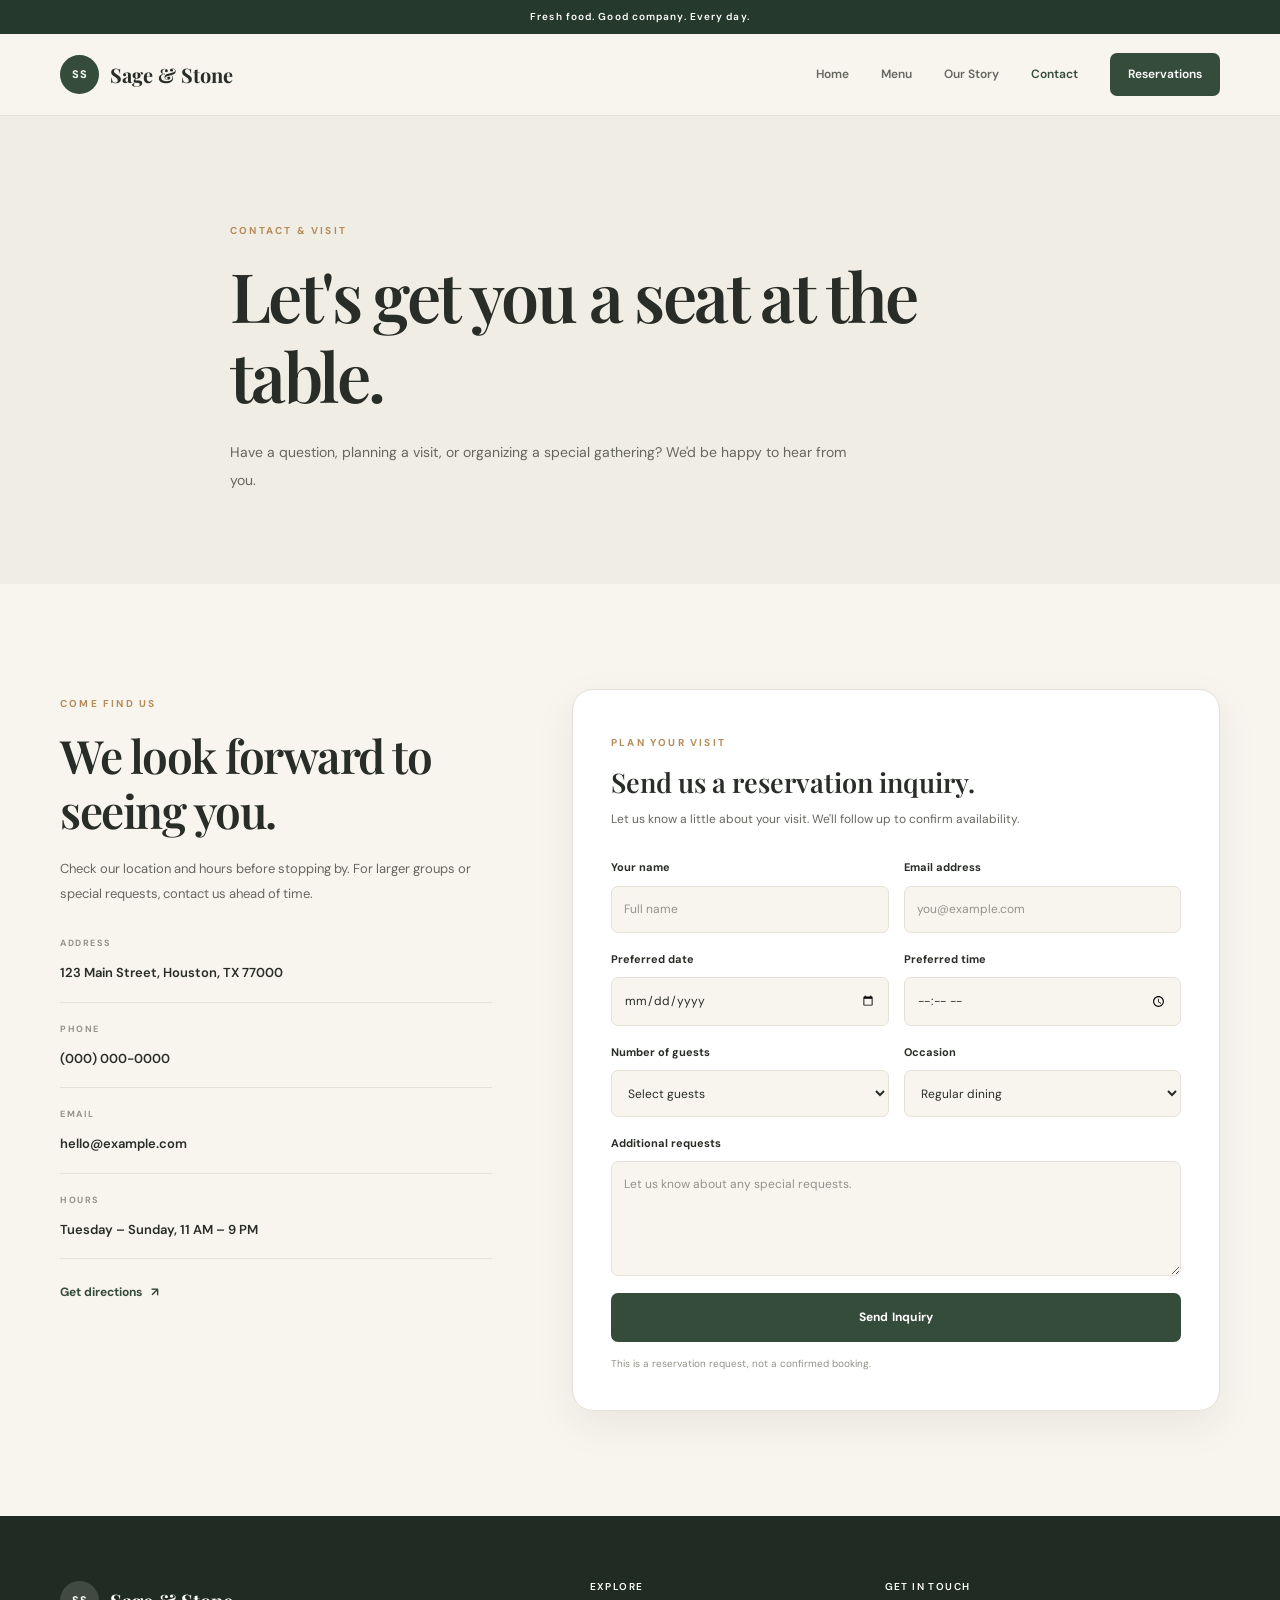
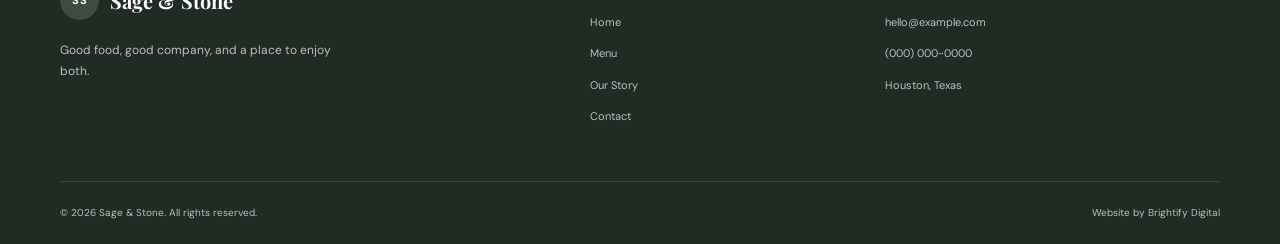
<file: contact.html>
<!DOCTYPE html>
<html lang="en">

<head>
    <meta charset="UTF-8">
    <meta name="viewport" content="width=device-width, initial-scale=1.0">

    <title>Contact & Reservations | Sage & Stone</title>

    <meta
        name="description"
        content="Contact our restaurant, check our location, and send a reservation inquiry."
    >

    <link rel="preconnect" href="https://fonts.googleapis.com">
    <link rel="preconnect" href="https://fonts.gstatic.com" crossorigin>

    <link
        href="https://fonts.googleapis.com/css2?family=DM+Sans:wght@400;500;600;700&family=Playfair+Display:wght@500;600;700&display=swap"
        rel="stylesheet"
    >

    <link rel="stylesheet" href="style.css">

    <script src="script.js" defer></script>
</head>

<body>

    <div class="announcement-bar">
        <p data-announcement>Fresh food. Good company. Every day.</p>
    </div>

    <header class="site-header">

        <div class="container nav-container">

            <a href="index.html" class="brand">
                <span class="brand-mark" data-brand-initials>SS</span>
                <span data-business-name>Sage & Stone</span>
            </a>

            <button
                class="menu-toggle"
                type="button"
                aria-label="Open navigation"
                aria-expanded="false"
            >
                <span></span>
                <span></span>
            </button>

            <nav class="main-nav">
                <a href="index.html">Home</a>
                <a href="menu.html">Menu</a>
                <a href="about.html">Our Story</a>
                <a href="contact.html" class="active">Contact</a>
                <a href="#reservation" class="nav-cta">Reservations</a>
            </nav>

        </div>

    </header>


    <main>

        <section class="page-hero">

            <div class="container page-hero-content">

                <span class="eyebrow">CONTACT & VISIT</span>

                <h1>Let's get you a seat at the table.</h1>

                <p>
                    Have a question, planning a visit, or organizing
                    a special gathering? We'd be happy to hear from you.
                </p>

            </div>

        </section>


        <section class="section-padding">

            <div class="container contact-grid">

                <div class="contact-details">

                    <span class="eyebrow">COME FIND US</span>

                    <h2>We look forward to seeing you.</h2>

                    <p>
                        Check our location and hours before stopping by.
                        For larger groups or special requests, contact
                        us ahead of time.
                    </p>

                    <div class="contact-detail-item">
                        <span class="detail-label">ADDRESS</span>
                        <span data-address>123 Main Street, Houston, TX</span>
                    </div>

                    <div class="contact-detail-item">
                        <span class="detail-label">PHONE</span>
                        <a data-phone-link href="tel:+10000000000">
                            <span data-phone>(000) 000-0000</span>
                        </a>
                    </div>

                    <div class="contact-detail-item">
                        <span class="detail-label">EMAIL</span>
                        <a data-email-link href="mailto:hello@example.com">
                            <span data-email>hello@example.com</span>
                        </a>
                    </div>

                    <div class="contact-detail-item">
                        <span class="detail-label">HOURS</span>
                        <span data-hours>Tuesday – Sunday, 11 AM – 9 PM</span>
                    </div>

                    <a
                        class="text-link"
                        data-directions-link
                        href="https://www.google.com/maps"
                        target="_blank"
                        rel="noopener noreferrer"
                    >
                        Get directions <span>↗</span>
                    </a>

                </div>


                <div class="contact-form-card" id="reservation">

                    <span class="eyebrow">PLAN YOUR VISIT</span>

                    <h2>Send us a reservation inquiry.</h2>

                    <p>
                        Let us know a little about your visit.
                        We'll follow up to confirm availability.
                    </p>

                    <form id="contact-form">

                        <div class="form-row">

                            <div class="form-field">
                                <label for="name">Your name</label>

                                <input
                                    type="text"
                                    id="name"
                                    name="name"
                                    placeholder="Full name"
                                    autocomplete="name"
                                    required
                                >
                            </div>

                            <div class="form-field">
                                <label for="email">Email address</label>

                                <input
                                    type="email"
                                    id="email"
                                    name="email"
                                    placeholder="you@example.com"
                                    autocomplete="email"
                                    required
                                >
                            </div>

                        </div>


                        <div class="form-row">

                            <div class="form-field">
                                <label for="date">Preferred date</label>

                                <input
                                    type="date"
                                    id="date"
                                    name="date"
                                    required
                                >
                            </div>

                            <div class="form-field">
                                <label for="time">Preferred time</label>

                                <input
                                    type="time"
                                    id="time"
                                    name="time"
                                    required
                                >
                            </div>

                        </div>


                        <div class="form-row">

                            <div class="form-field">
                                <label for="guests">Number of guests</label>

                                <select id="guests" name="guests" required>
                                    <option value="">Select guests</option>
                                    <option value="1">1 guest</option>
                                    <option value="2">2 guests</option>
                                    <option value="3">3 guests</option>
                                    <option value="4">4 guests</option>
                                    <option value="5">5 guests</option>
                                    <option value="6">6 guests</option>
                                    <option value="7">7 guests</option>
                                    <option value="8">8 guests</option>
                                    <option value="9+">9 or more guests</option>
                                </select>

                            </div>

                            <div class="form-field">
                                <label for="occasion">Occasion</label>

                                <select id="occasion" name="occasion">
                                    <option value="Regular dining">Regular dining</option>
                                    <option value="Birthday">Birthday</option>
                                    <option value="Anniversary">Anniversary</option>
                                    <option value="Business meal">Business meal</option>
                                    <option value="Other">Other</option>
                                </select>

                            </div>

                        </div>


                        <div class="form-field">

                            <label for="message">
                                Additional requests
                            </label>

                            <textarea
                                id="message"
                                name="message"
                                placeholder="Let us know about any special requests."
                            ></textarea>

                        </div>


                        <button
                            type="submit"
                            class="button button-primary button-full"
                        >
                            Send Inquiry
                        </button>

                        <p
                            class="form-disclaimer"
                            id="form-status"
                            aria-live="polite"
                        >
                            This is a reservation request, not a confirmed booking.
                        </p>

                    </form>

                </div>

            </div>

        </section>

    </main>


    <footer class="site-footer">

        <div class="container footer-main">

            <div class="footer-brand">
                <a href="index.html" class="brand brand-footer">
                    <span class="brand-mark" data-brand-initials>SS</span>
                    <span data-business-name>Sage & Stone</span>
                </a>

                <p data-footer-description>
                    Good food, good company, and a place to enjoy both.
                </p>
            </div>

            <div class="footer-column">
                <h3>EXPLORE</h3>
                <a href="index.html">Home</a>
                <a href="menu.html">Menu</a>
                <a href="about.html">Our Story</a>
                <a href="contact.html">Contact</a>
            </div>

            <div class="footer-column">
                <h3>GET IN TOUCH</h3>
                <a data-email-link href="mailto:hello@example.com">
                    <span data-email>hello@example.com</span>
                </a>
                <a data-phone-link href="tel:+10000000000">
                    <span data-phone>(000) 000-0000</span>
                </a>
                <span data-location>Houston, Texas</span>
            </div>

        </div>

        <div class="container footer-bottom">
            <p>
                © <span data-current-year></span>
                <span data-business-name>Sage & Stone</span>.
                All rights reserved.
            </p>
            <p>Website by Brightify Digital</p>
        </div>

    </footer>

</body>
</html>
</file>
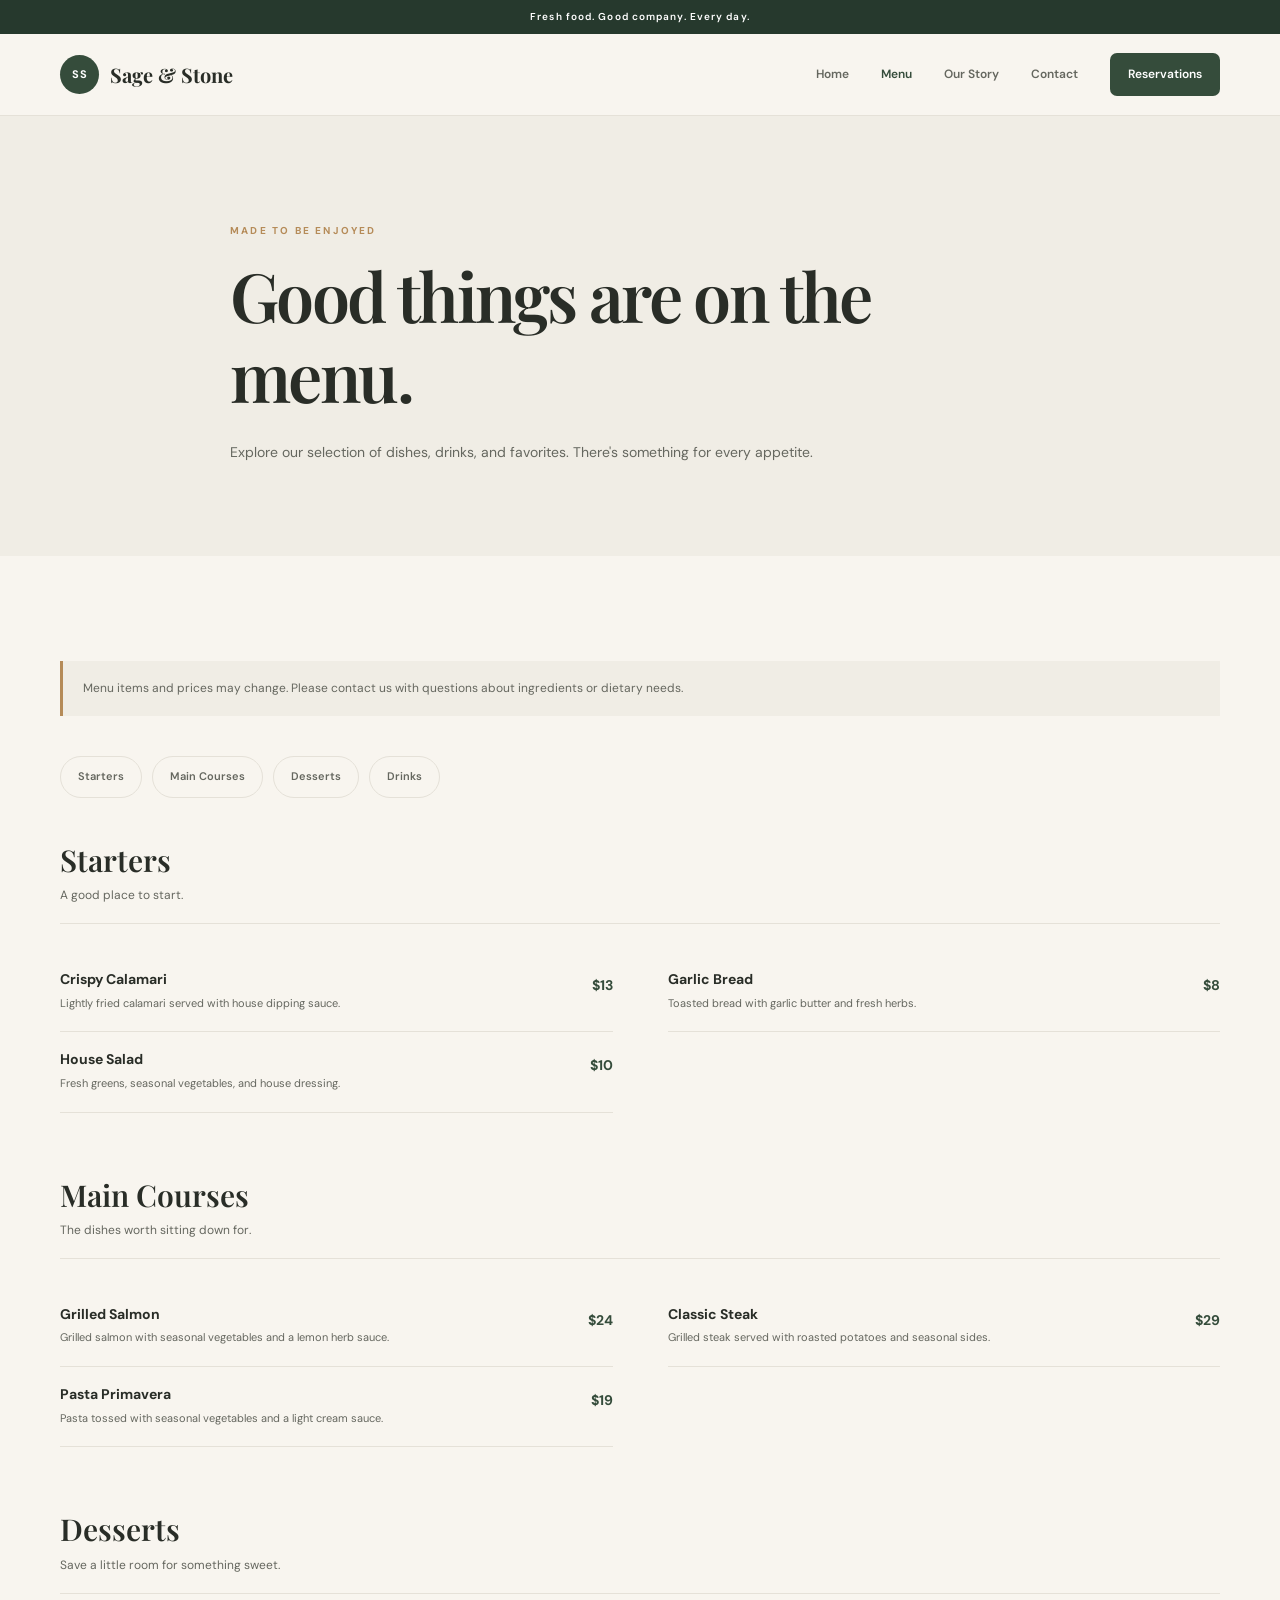
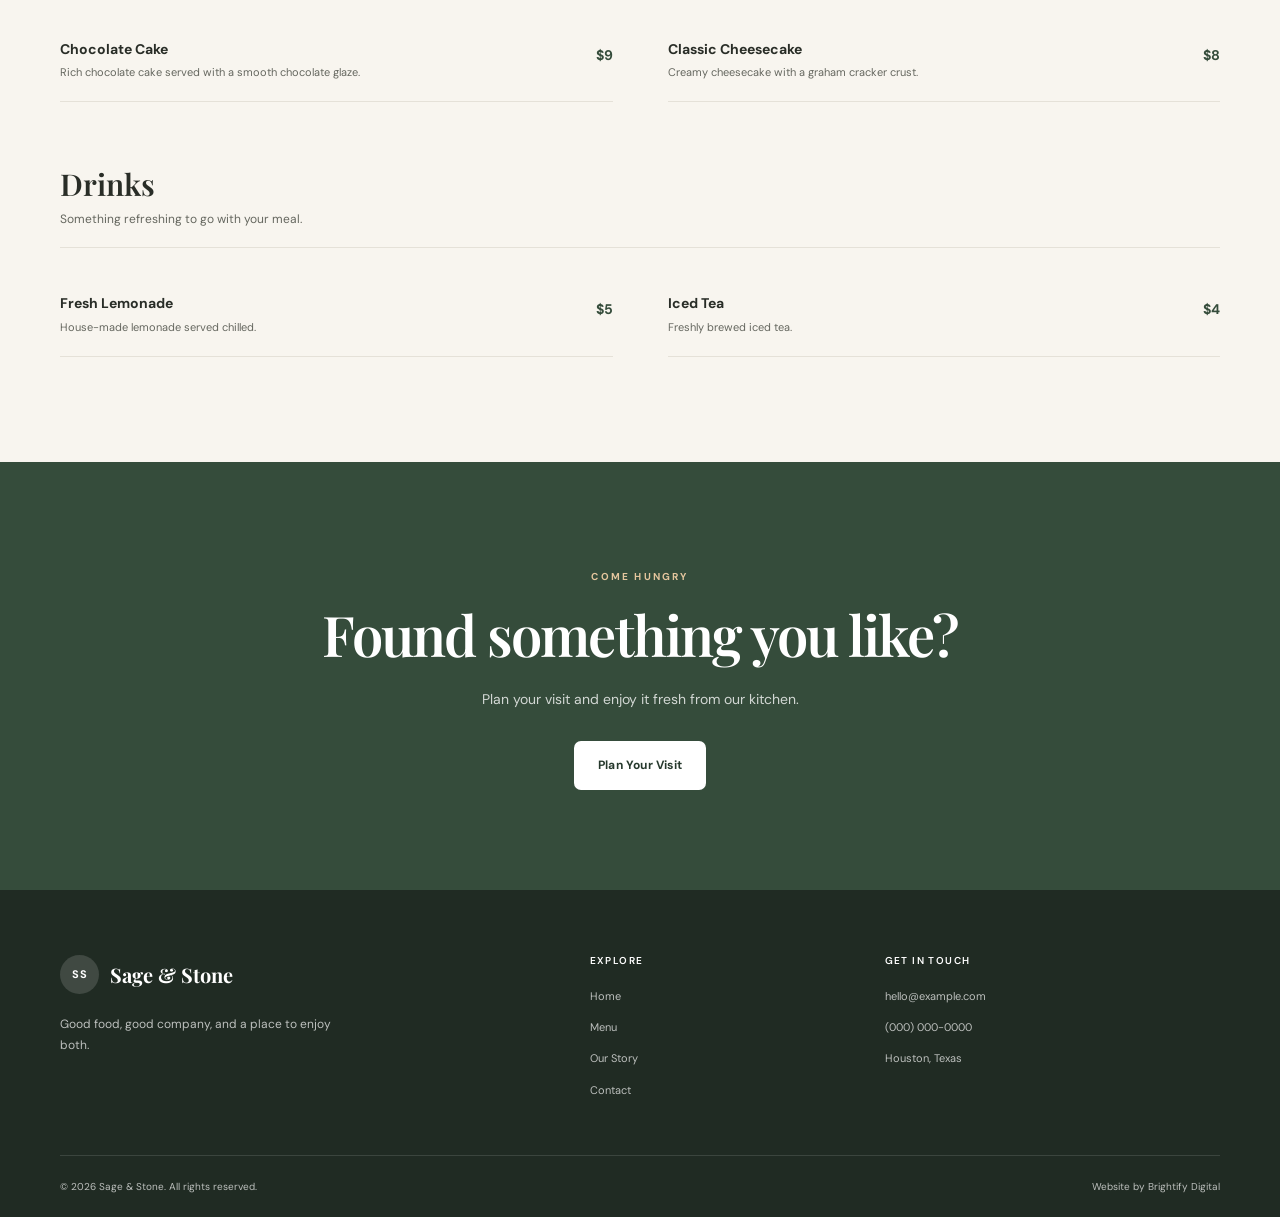
<file: menu.html>
<!DOCTYPE html>
<html lang="en">

<head>
    <meta charset="UTF-8">
    <meta name="viewport" content="width=device-width, initial-scale=1.0">

    <title>Menu | Sage & Stone</title>

    <meta
        name="description"
        content="Explore the menu and discover the dishes available at our restaurant."
    >

    <link rel="preconnect" href="https://fonts.googleapis.com">
    <link rel="preconnect" href="https://fonts.gstatic.com" crossorigin>

    <link
        href="https://fonts.googleapis.com/css2?family=DM+Sans:wght@400;500;600;700&family=Playfair+Display:wght@500;600;700&display=swap"
        rel="stylesheet"
    >

    <link rel="stylesheet" href="style.css">

    <script src="script.js" defer></script>
</head>

<body>

    <div class="announcement-bar">
        <p data-announcement>Fresh food. Good company. Every day.</p>
    </div>

    <header class="site-header">

        <div class="container nav-container">

            <a href="index.html" class="brand">
                <span class="brand-mark" data-brand-initials>SS</span>
                <span data-business-name>Sage & Stone</span>
            </a>

            <button
                class="menu-toggle"
                type="button"
                aria-label="Open navigation"
                aria-expanded="false"
            >
                <span></span>
                <span></span>
            </button>

            <nav class="main-nav">
                <a href="index.html">Home</a>
                <a href="menu.html" class="active">Menu</a>
                <a href="about.html">Our Story</a>
                <a href="contact.html">Contact</a>
                <a href="contact.html#reservation" class="nav-cta">
                    Reservations
                </a>
            </nav>

        </div>

    </header>


    <main>

        <section class="page-hero">

            <div class="container page-hero-content">

                <span class="eyebrow">MADE TO BE ENJOYED</span>

                <h1>Good things are on the menu.</h1>

                <p data-menu-intro>
                    Explore our selection of dishes, drinks, and
                    favorites. There's something for every appetite.
                </p>

            </div>

        </section>


        <section class="section-padding">

            <div class="container">

                <div class="menu-notice">
                    <p>
                        Menu items and prices may change.
                        Please contact us with questions about
                        ingredients or dietary needs.
                    </p>
                </div>

                <div class="menu-category-nav" id="menu-category-nav">
                    <!-- Category buttons are generated by JavaScript. -->
                </div>

                <div id="full-menu">

                    <!-- Menu categories and items are generated here. -->

                </div>

            </div>

        </section>


        <section class="cta-section">

            <div class="container cta-content">

                <span class="eyebrow">COME HUNGRY</span>

                <h2>Found something you like?</h2>

                <p>
                    Plan your visit and enjoy it fresh from our kitchen.
                </p>

                <a
                    href="contact.html#reservation"
                    class="button button-light"
                >
                    Plan Your Visit
                </a>

            </div>

        </section>

    </main>


    <footer class="site-footer">

        <div class="container footer-main">

            <div class="footer-brand">

                <a href="index.html" class="brand brand-footer">
                    <span class="brand-mark" data-brand-initials>SS</span>
                    <span data-business-name>Sage & Stone</span>
                </a>

                <p data-footer-description>
                    Good food, good company, and a place to enjoy both.
                </p>

            </div>

            <div class="footer-column">
                <h3>EXPLORE</h3>
                <a href="index.html">Home</a>
                <a href="menu.html">Menu</a>
                <a href="about.html">Our Story</a>
                <a href="contact.html">Contact</a>
            </div>

            <div class="footer-column">
                <h3>GET IN TOUCH</h3>
                <a data-email-link href="mailto:hello@example.com">
                    <span data-email>hello@example.com</span>
                </a>
                <a data-phone-link href="tel:+10000000000">
                    <span data-phone>(000) 000-0000</span>
                </a>
                <span data-location>Houston, Texas</span>
            </div>

        </div>

        <div class="container footer-bottom">
            <p>
                © <span data-current-year></span>
                <span data-business-name>Sage & Stone</span>.
                All rights reserved.
            </p>
            <p>Website by Brightify Digital</p>
        </div>

    </footer>

</body>
</html>
</file>
<file: style.css>
/* =========================================================
   BRIGHTIFY DIGITAL
   UNIVERSAL RESTAURANT WEBSITE TEMPLATE
   ========================================================= */


/* ---------------------------------------------------------
   1. THEME SETTINGS
   Change these values to create different restaurant themes.
   --------------------------------------------------------- */

:root {
    --color-primary: #354c3b;
    --color-primary-dark: #26392d;
    --color-accent: #b58b58;

    --color-background: #f8f5ef;
    --color-surface: #f0ede5;
    --color-surface-dark: #e7e1d5;

    --color-heading: #292d27;
    --color-text: #65675f;
    --color-muted: #92938a;

    --color-border: #e5e1d8;
    --color-white: #ffffff;

    --font-heading: "Playfair Display", Georgia, serif;
    --font-body: "DM Sans", sans-serif;

    --container-width: 1160px;
    --header-height: 82px;

    --radius-small: 7px;
    --radius-medium: 13px;
    --radius-large: 21px;

    --shadow-soft: 0 14px 40px rgba(40, 42, 32, 0.07);
}


/* ---------------------------------------------------------
   2. RESET AND BASE
   --------------------------------------------------------- */

* {
    margin: 0;
    padding: 0;
    box-sizing: border-box;
}

html {
    scroll-behavior: smooth;
    scroll-padding-top: 100px;
}

body {
    background: var(--color-background);
    color: var(--color-text);
    font-family: var(--font-body);
    font-size: 15px;
    line-height: 1.75;
    -webkit-font-smoothing: antialiased;
}

img {
    display: block;
    width: 100%;
    max-width: 100%;
}

a {
    color: inherit;
    text-decoration: none;
}

button,
input,
select,
textarea {
    font: inherit;
}

button,
a {
    -webkit-tap-highlight-color: transparent;
}

button:focus-visible,
a:focus-visible,
input:focus-visible,
select:focus-visible,
textarea:focus-visible {
    outline: 3px solid var(--color-accent);
    outline-offset: 3px;
}

h1,
h2,
h3,
h4 {
    color: var(--color-heading);
    font-family: var(--font-heading);
    font-weight: 600;
    line-height: 1.18;
}

p {
    margin-bottom: 16px;
}

.container {
    width: min(var(--container-width), calc(100% - 48px));
    margin-inline: auto;
}

.section-padding {
    padding: 105px 0;
}

.section-muted {
    background: var(--color-surface);
}

.eyebrow {
    display: inline-block;
    margin-bottom: 17px;
    color: var(--color-accent);
    font-size: 10px;
    font-weight: 700;
    letter-spacing: 2.2px;
    line-height: 1.5;
    text-transform: uppercase;
}


/* ---------------------------------------------------------
   3. ANNOUNCEMENT BAR
   --------------------------------------------------------- */

.announcement-bar {
    display: flex;
    min-height: 34px;
    align-items: center;
    justify-content: center;
    padding: 5px 20px;
    background: var(--color-primary-dark);
    color: var(--color-white);
    text-align: center;
}

.announcement-bar p {
    margin: 0;
    font-size: 10px;
    font-weight: 600;
    letter-spacing: 1.1px;
}


/* ---------------------------------------------------------
   4. BUTTONS
   --------------------------------------------------------- */

.button {
    display: inline-flex;
    min-height: 49px;
    align-items: center;
    justify-content: center;
    padding: 12px 23px;
    border: 1px solid transparent;
    border-radius: var(--radius-small);
    cursor: pointer;
    font-size: 12px;
    font-weight: 700;
    letter-spacing: 0.2px;
    transition:
        background 0.2s ease,
        color 0.2s ease,
        border-color 0.2s ease,
        transform 0.2s ease;
}

.button:hover {
    transform: translateY(-2px);
}

.button-primary {
    background: var(--color-primary);
    color: var(--color-white);
}

.button-primary:hover {
    background: var(--color-primary-dark);
}

.button-light {
    background: var(--color-white);
    color: var(--color-primary-dark);
}

.button-light:hover {
    background: var(--color-surface);
}

.button-outline-light {
    border-color: rgba(255, 255, 255, 0.65);
    background: transparent;
    color: var(--color-white);
}

.button-outline-light:hover {
    background: rgba(255, 255, 255, 0.13);
}

.button-full {
    width: 100%;
}

.text-link {
    display: inline-flex;
    align-items: center;
    gap: 9px;
    color: var(--color-primary);
    font-size: 12px;
    font-weight: 700;
}

.text-link span {
    transition: transform 0.2s ease;
}

.text-link:hover span {
    transform: translate(3px, -3px);
}


/* ---------------------------------------------------------
   5. HEADER AND NAVIGATION
   --------------------------------------------------------- */

.site-header {
    position: sticky;
    z-index: 100;
    top: 0;
    height: var(--header-height);
    border-bottom: 1px solid var(--color-border);
    background: rgba(248, 245, 239, 0.96);
    backdrop-filter: blur(15px);
}

.nav-container {
    display: flex;
    height: 100%;
    align-items: center;
    justify-content: space-between;
}

.brand {
    display: inline-flex;
    align-items: center;
    gap: 11px;
    color: var(--color-heading);
    font-family: var(--font-heading);
    font-size: 20px;
    font-weight: 700;
}

.brand-mark {
    display: grid;
    width: 39px;
    height: 39px;
    place-items: center;
    border-radius: 50%;
    background: var(--color-primary);
    color: var(--color-white);
    font-family: var(--font-body);
    font-size: 11px;
    font-weight: 700;
    letter-spacing: 0.5px;
}

.main-nav {
    display: flex;
    height: 100%;
    align-items: center;
    gap: 32px;
}

.main-nav a {
    color: var(--color-text);
    font-size: 12px;
    font-weight: 600;
    transition: color 0.2s ease;
}

.main-nav a:hover,
.main-nav a.active {
    color: var(--color-primary);
}

.main-nav .nav-cta {
    padding: 11px 18px;
    border-radius: var(--radius-small);
    background: var(--color-primary);
    color: var(--color-white);
}

.main-nav .nav-cta:hover {
    background: var(--color-primary-dark);
    color: var(--color-white);
}

.menu-toggle {
    display: none;
    width: 42px;
    height: 42px;
    align-items: center;
    justify-content: center;
    flex-direction: column;
    gap: 6px;
    border: 1px solid var(--color-border);
    border-radius: var(--radius-small);
    background: transparent;
    cursor: pointer;
}

.menu-toggle span {
    width: 18px;
    height: 2px;
    border-radius: 5px;
    background: var(--color-heading);
}


/* ---------------------------------------------------------
   6. HOMEPAGE HERO
   --------------------------------------------------------- */

.hero {
    position: relative;
    display: flex;
    min-height: 680px;
    align-items: center;
    overflow: hidden;
    background: var(--color-primary-dark);
}

.hero-image {
    position: absolute;
    inset: 0;
    background-image:
        linear-gradient(
            90deg,
            rgba(24, 32, 25, 0.88) 0%,
            rgba(24, 32, 25, 0.67) 48%,
            rgba(24, 32, 25, 0.15) 100%
        ),
        url("https://images.unsplash.com/photo-1414235077428-338989a2e8c0?auto=format&fit=crop&w=2000&q=90");
    background-position: center;
    background-size: cover;
}

.hero-content {
    position: relative;
    z-index: 1;
    padding-top: 95px;
    padding-bottom: 95px;
}

.hero-eyebrow {
    color: #e5c69e;
}

.hero h1 {
    max-width: 790px;
    margin-bottom: 24px;
    color: var(--color-white);
    font-size: clamp(48px, 7vw, 82px);
    letter-spacing: -2.8px;
}

.hero-content > p {
    max-width: 540px;
    margin-bottom: 32px;
    color: rgba(255, 255, 255, 0.83);
    font-size: 15px;
    line-height: 1.9;
}

.hero-actions {
    display: flex;
    flex-wrap: wrap;
    gap: 12px;
}

.hero-note {
    display: flex;
    align-items: center;
    gap: 10px;
    margin-top: 47px;
    color: rgba(255, 255, 255, 0.8);
    font-size: 11px;
}

.status-dot {
    width: 7px;
    height: 7px;
    border-radius: 50%;
    background: #d7c09a;
}


/* ---------------------------------------------------------
   7. INTRODUCTION
   --------------------------------------------------------- */

.intro-grid {
    display: grid;
    grid-template-columns: 1fr 0.85fr;
    align-items: start;
    gap: 90px;
}

.intro-grid h2 {
    max-width: 560px;
    font-size: clamp(36px, 4vw, 52px);
    letter-spacing: -1.8px;
}

.intro-copy {
    padding-top: 35px;
}

.intro-copy p {
    margin-bottom: 25px;
    font-size: 14px;
    line-height: 2;
}


/* ---------------------------------------------------------
   8. SECTION HEADINGS
   --------------------------------------------------------- */

.section-heading {
    display: flex;
    align-items: end;
    justify-content: space-between;
    gap: 25px;
    margin-bottom: 42px;
}

.section-heading h2,
.centered-heading h2 {
    font-size: clamp(34px, 4vw, 47px);
    letter-spacing: -1.5px;
}

.centered-heading {
    max-width: 650px;
    margin: 0 auto 45px;
    text-align: center;
}

.centered-heading p {
    margin-top: 16px;
    font-size: 14px;
}


/* ---------------------------------------------------------
   9. MENU CARDS
   --------------------------------------------------------- */

.menu-grid {
    display: grid;
    grid-template-columns: repeat(3, minmax(0, 1fr));
    gap: 24px;
}

.menu-card {
    overflow: hidden;
    border-radius: var(--radius-medium);
    background: var(--color-white);
    transition:
        transform 0.25s ease,
        box-shadow 0.25s ease;
}

.menu-card:hover {
    transform: translateY(-5px);
    box-shadow: var(--shadow-soft);
}

.menu-card-image {
    position: relative;
    height: 235px;
    overflow: hidden;
    background: var(--color-surface-dark);
}

.menu-card-image img {
    width: 100%;
    height: 100%;
    object-fit: cover;
    transition: transform 0.4s ease;
}

.menu-card:hover .menu-card-image img {
    transform: scale(1.04);
}

.menu-card-content {
    padding: 22px;
}

.menu-card-heading {
    display: flex;
    align-items: flex-start;
    justify-content: space-between;
    gap: 15px;
    margin-bottom: 10px;
}

.menu-card h3 {
    font-size: 19px;
}

.menu-price {
    color: var(--color-primary);
    font-size: 14px;
    font-weight: 700;
    white-space: nowrap;
}

.menu-card p {
    margin-bottom: 0;
    font-size: 12px;
    line-height: 1.8;
}

.menu-badge {
    position: absolute;
    top: 15px;
    left: 15px;
    padding: 6px 11px;
    border-radius: 4px;
    background: var(--color-primary);
    color: var(--color-white);
    font-size: 9px;
    font-weight: 700;
    letter-spacing: 0.8px;
    text-transform: uppercase;
}


/* ---------------------------------------------------------
   10. STORY SECTIONS
   --------------------------------------------------------- */

.story-grid {
    display: grid;
    grid-template-columns: 1fr 0.9fr;
    align-items: center;
    gap: 85px;
}

.story-image {
    height: 520px;
    overflow: hidden;
    border-radius: var(--radius-large);
    background: var(--color-surface);
}

.story-image img {
    width: 100%;
    height: 100%;
    object-fit: cover;
}

.story-content h2 {
    max-width: 520px;
    margin-bottom: 22px;
    font-size: clamp(35px, 4vw, 49px);
    letter-spacing: -1.7px;
}

.story-content p {
    margin-bottom: 22px;
    font-size: 14px;
    line-height: 2;
}


/* ---------------------------------------------------------
   11. EXPERIENCE SECTION
   --------------------------------------------------------- */

.experience-section {
    position: relative;
    display: flex;
    min-height: 440px;
    align-items: center;
    overflow: hidden;
    background:
        linear-gradient(
            rgba(27, 39, 29, 0.8),
            rgba(27, 39, 29, 0.8)
        ),
        url("https://images.unsplash.com/photo-1517248135467-4c7edcad34c4?auto=format&fit=crop&w=1800&q=85")
        center / cover;
    text-align: center;
}

.experience-content {
    padding-top: 70px;
    padding-bottom: 70px;
}

.experience-section .eyebrow {
    color: #e4c49a;
}

.experience-section h2 {
    max-width: 750px;
    margin: 0 auto 20px;
    color: var(--color-white);
    font-size: clamp(36px, 5vw, 58px);
    letter-spacing: -1.8px;
}

.experience-section p {
    max-width: 490px;
    margin: 0 auto 28px;
    color: rgba(255, 255, 255, 0.82);
    font-size: 14px;
}


/* ---------------------------------------------------------
   12. LOCATION SECTION
   --------------------------------------------------------- */

.location-grid {
    display: grid;
    grid-template-columns: 0.8fr 1.2fr;
    align-items: center;
    gap: 75px;
}

.location-grid h2 {
    max-width: 440px;
    margin-bottom: 18px;
    font-size: clamp(35px, 4vw, 48px);
    letter-spacing: -1.6px;
}

.location-grid > div:first-child > p {
    margin-bottom: 30px;
    font-size: 14px;
}

.location-details {
    margin-bottom: 26px;
}

.location-details > div {
    padding: 15px 0;
    border-bottom: 1px solid var(--color-border);
}

.detail-label {
    display: block;
    margin-bottom: 5px;
    color: var(--color-muted);
    font-size: 9px;
    font-weight: 700;
    letter-spacing: 1.5px;
}

.location-details p {
    margin: 0;
    color: var(--color-heading);
    font-size: 13px;
    font-weight: 600;
}

.location-image {
    height: 440px;
    overflow: hidden;
    border-radius: var(--radius-large);
    background: var(--color-surface);
}

.location-image img {
    width: 100%;
    height: 100%;
    object-fit: cover;
}


/* ---------------------------------------------------------
   13. CALL TO ACTION
   --------------------------------------------------------- */

.cta-section {
    padding: 100px 0;
    background: var(--color-primary);
    text-align: center;
}

.cta-content {
    max-width: 700px;
}

.cta-section .eyebrow {
    color: #e5c69e;
}

.cta-section h2 {
    margin-bottom: 20px;
    color: var(--color-white);
    font-size: clamp(36px, 5vw, 56px);
    letter-spacing: -1.8px;
}

.cta-section p {
    max-width: 500px;
    margin: 0 auto 30px;
    color: rgba(255, 255, 255, 0.78);
    font-size: 14px;
}


/* ---------------------------------------------------------
   14. INNER PAGE HERO
   --------------------------------------------------------- */

.page-hero {
    padding: 100px 0 90px;
    background: var(--color-surface);
}

.page-hero-content {
    max-width: 820px;
}

.page-hero h1 {
    max-width: 780px;
    margin-bottom: 23px;
    font-size: clamp(43px, 6vw, 68px);
    letter-spacing: -2.6px;
}

.page-hero p {
    max-width: 620px;
    margin: 0;
    font-size: 14px;
    line-height: 2;
}


/* ---------------------------------------------------------
   15. MENU PAGE
   --------------------------------------------------------- */

.menu-notice {
    margin-bottom: 40px;
    padding: 17px 20px;
    border-left: 3px solid var(--color-accent);
    background: var(--color-surface);
}

.menu-notice p {
    margin: 0;
    font-size: 12px;
}

.menu-category-nav {
    display: flex;
    flex-wrap: wrap;
    gap: 10px;
    margin-bottom: 45px;
}

.menu-category-button {
    padding: 10px 17px;
    border: 1px solid var(--color-border);
    border-radius: 30px;
    background: transparent;
    color: var(--color-text);
    cursor: pointer;
    font-size: 11px;
    font-weight: 600;
    transition: 0.2s ease;
}

.menu-category-button:hover,
.menu-category-button.active {
    border-color: var(--color-primary);
    background: var(--color-primary);
    color: var(--color-white);
}

.menu-section {
    margin-bottom: 65px;
    scroll-margin-top: 110px;
}

.menu-section:last-child {
    margin-bottom: 0;
}

.menu-section-heading {
    margin-bottom: 28px;
    padding-bottom: 17px;
    border-bottom: 1px solid var(--color-border);
}

.menu-section-heading h2 {
    margin-bottom: 7px;
    font-size: 30px;
}

.menu-section-heading p {
    margin: 0;
    font-size: 12px;
}

.menu-list {
    display: grid;
    grid-template-columns: repeat(2, minmax(0, 1fr));
    column-gap: 55px;
}

.menu-list-item {
    display: flex;
    align-items: flex-start;
    justify-content: space-between;
    gap: 18px;
    padding: 19px 0;
    border-bottom: 1px solid var(--color-border);
}

.menu-list-item h3 {
    margin-bottom: 6px;
    font-family: var(--font-body);
    font-size: 14px;
    font-weight: 700;
}

.menu-list-item p {
    margin: 0;
    font-size: 11px;
    line-height: 1.7;
}

.menu-list-item .menu-price {
    padding-top: 2px;
}


/* ---------------------------------------------------------
   16. ABOUT PAGE VALUES
   --------------------------------------------------------- */

.value-grid {
    display: grid;
    grid-template-columns: repeat(3, 1fr);
    gap: 22px;
}

.value-card {
    padding: 30px;
    border: 1px solid var(--color-border);
    border-radius: var(--radius-medium);
    background: var(--color-white);
}

.value-number {
    display: inline-block;
    margin-bottom: 28px;
    color: var(--color-accent);
    font-size: 11px;
    font-weight: 700;
    letter-spacing: 1px;
}

.value-card h3 {
    margin-bottom: 12px;
    font-size: 20px;
}

.value-card p {
    margin: 0;
    font-size: 12px;
    line-height: 1.9;
}


/* ---------------------------------------------------------
   17. CONTACT PAGE
   --------------------------------------------------------- */

.contact-grid {
    display: grid;
    grid-template-columns: 0.8fr 1.2fr;
    align-items: start;
    gap: 80px;
}

.contact-details h2 {
    margin-bottom: 20px;
    font-size: clamp(34px, 4vw, 46px);
    letter-spacing: -1.5px;
}

.contact-details > p {
    margin-bottom: 30px;
    font-size: 13px;
    line-height: 1.9;
}

.contact-detail-item {
    display: flex;
    flex-direction: column;
    gap: 5px;
    margin-bottom: 19px;
    padding-bottom: 17px;
    border-bottom: 1px solid var(--color-border);
    overflow-wrap: anywhere;
}

.contact-detail-item > span:last-child,
.contact-detail-item a {
    color: var(--color-heading);
    font-size: 13px;
    font-weight: 600;
}

.contact-form-card {
    padding: 38px;
    border: 1px solid var(--color-border);
    border-radius: var(--radius-large);
    background: var(--color-white);
    box-shadow: var(--shadow-soft);
}

.contact-form-card h2 {
    margin-bottom: 10px;
    font-size: 27px;
}

.contact-form-card > p {
    margin-bottom: 28px;
    font-size: 12px;
}

.form-row {
    display: grid;
    grid-template-columns: repeat(2, minmax(0, 1fr));
    gap: 15px;
}

.form-field {
    display: flex;
    flex-direction: column;
    gap: 8px;
    margin-bottom: 17px;
}

.form-field label {
    color: var(--color-heading);
    font-size: 11px;
    font-weight: 700;
}

.form-field input,
.form-field select,
.form-field textarea {
    width: 100%;
    min-height: 47px;
    padding: 12px;
    border: 1px solid var(--color-border);
    border-radius: var(--radius-small);
    background: var(--color-background);
    color: var(--color-heading);
    font-size: 12px;
}

.form-field textarea {
    min-height: 115px;
    resize: vertical;
}

.form-field input::placeholder,
.form-field textarea::placeholder {
    color: var(--color-muted);
}

.form-disclaimer {
    margin: 13px 0 0;
    color: var(--color-muted);
    font-size: 10px;
    line-height: 1.7;
}


/* ---------------------------------------------------------
   18. FOOTER
   --------------------------------------------------------- */

.site-footer {
    padding-top: 65px;
    background: #202b23;
    color: rgba(255, 255, 255, 0.7);
}

.footer-main {
    display: grid;
    grid-template-columns: 1.4fr 0.7fr 1fr;
    gap: 60px;
    padding-bottom: 55px;
}

.brand-footer {
    color: var(--color-white);
}

.brand-footer .brand-mark {
    background: rgba(255, 255, 255, 0.14);
}

.footer-brand > p {
    max-width: 300px;
    margin-top: 20px;
    font-size: 12px;
}

.footer-column {
    display: flex;
    flex-direction: column;
    align-items: flex-start;
    gap: 12px;
}

.footer-column h3 {
    margin-bottom: 8px;
    color: var(--color-white);
    font-family: var(--font-body);
    font-size: 10px;
    letter-spacing: 1.4px;
}

.footer-column a,
.footer-column span {
    overflow-wrap: anywhere;
    font-size: 11px;
    transition: color 0.2s ease;
}

.footer-column a:hover {
    color: var(--color-white);
}

.footer-bottom {
    display: flex;
    justify-content: space-between;
    gap: 20px;
    padding: 22px 0;
    border-top: 1px solid rgba(255, 255, 255, 0.12);
}

.footer-bottom p {
    margin: 0;
    font-size: 10px;
}


/* ---------------------------------------------------------
   19. RESPONSIVE TABLET
   --------------------------------------------------------- */

@media (max-width: 900px) {

    .section-padding {
        padding: 80px 0;
    }

    .intro-grid,
    .story-grid,
    .location-grid,
    .contact-grid {
        grid-template-columns: 1fr;
        gap: 40px;
    }

    .intro-copy {
        padding-top: 0;
    }

    .story-image {
        height: 410px;
    }

    .location-image {
        height: 380px;
    }

    .menu-grid {
        grid-template-columns: repeat(2, minmax(0, 1fr));
    }

    .footer-main {
        grid-template-columns: 1fr 1fr;
        gap: 40px;
    }

    .footer-brand {
        grid-column: 1 / -1;
    }

}


/* ---------------------------------------------------------
   20. RESPONSIVE MOBILE
   --------------------------------------------------------- */

@media (max-width: 650px) {

    :root {
        --header-height: 70px;
    }

    .container {
        width: min(100% - 36px, var(--container-width));
    }

    .section-padding {
        padding: 65px 0;
    }

    .menu-toggle {
        display: flex;
    }

    .main-nav {
        position: absolute;
        top: calc(var(--header-height) - 1px);
        right: 0;
        left: 0;
        display: none;
        height: auto;
        align-items: stretch;
        flex-direction: column;
        gap: 0;
        padding: 12px 18px 20px;
        border-bottom: 1px solid var(--color-border);
        background: var(--color-background);
        box-shadow: var(--shadow-soft);
    }

    .main-nav.open {
        display: flex;
    }

    .main-nav a {
        padding: 13px 8px;
    }

    .main-nav .nav-cta {
        margin-top: 8px;
        text-align: center;
    }

    .brand {
        font-size: 18px;
    }

    .hero {
        min-height: 590px;
    }

    .hero-content {
        padding-top: 75px;
        padding-bottom: 75px;
    }

    .hero h1 {
        font-size: clamp(43px, 11vw, 61px);
        letter-spacing: -2px;
    }

    .hero-content > p {
        font-size: 13px;
    }

    .hero-note {
        margin-top: 35px;
    }

    .section-heading {
        align-items: flex-start;
        flex-direction: column;
        gap: 14px;
    }

    .menu-grid,
    .value-grid,
    .menu-list {
        grid-template-columns: 1fr;
    }

    .menu-card-image {
        height: 235px;
    }

    .story-image {
        height: 310px;
    }

    .location-image {
        height: 290px;
    }

    .page-hero {
        padding: 70px 0 60px;
    }

    .page-hero h1 {
        font-size: 43px;
        letter-spacing: -1.8px;
    }

    .contact-form-card {
        padding: 24px;
    }

    .form-row {
        grid-template-columns: 1fr;
        gap: 0;
    }

    .footer-main {
        grid-template-columns: 1fr 1fr;
        gap: 35px 20px;
    }

    .footer-bottom {
        align-items: flex-start;
        flex-direction: column;
        gap: 8px;
    }

    .cta-section {
        padding: 75px 0;
    }

}


/* ---------------------------------------------------------
   21. REDUCED MOTION
   --------------------------------------------------------- */

@media (prefers-reduced-motion: reduce) {

    *,
    *::before,
    *::after {
        scroll-behavior: auto !important;
        animation-duration: 0.01ms !important;
        transition-duration: 0.01ms !important;
    }

}
</file>
